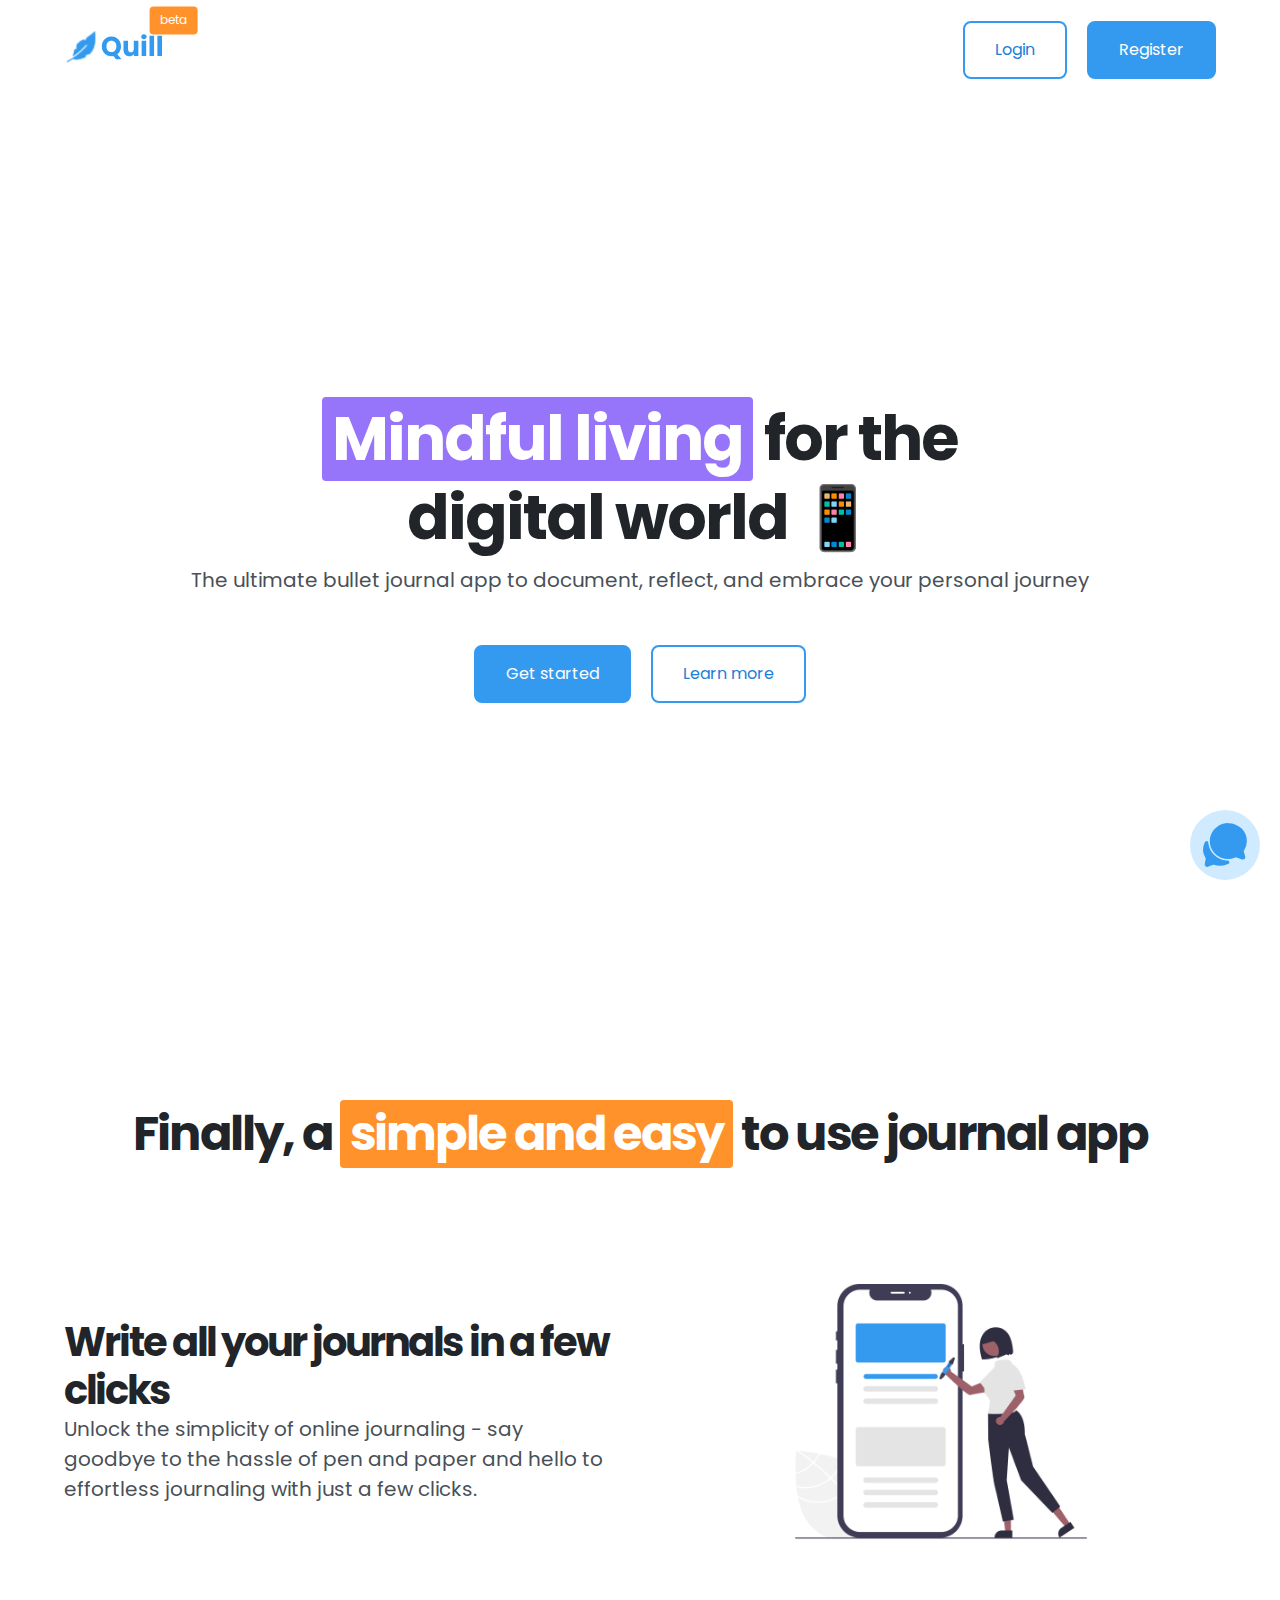
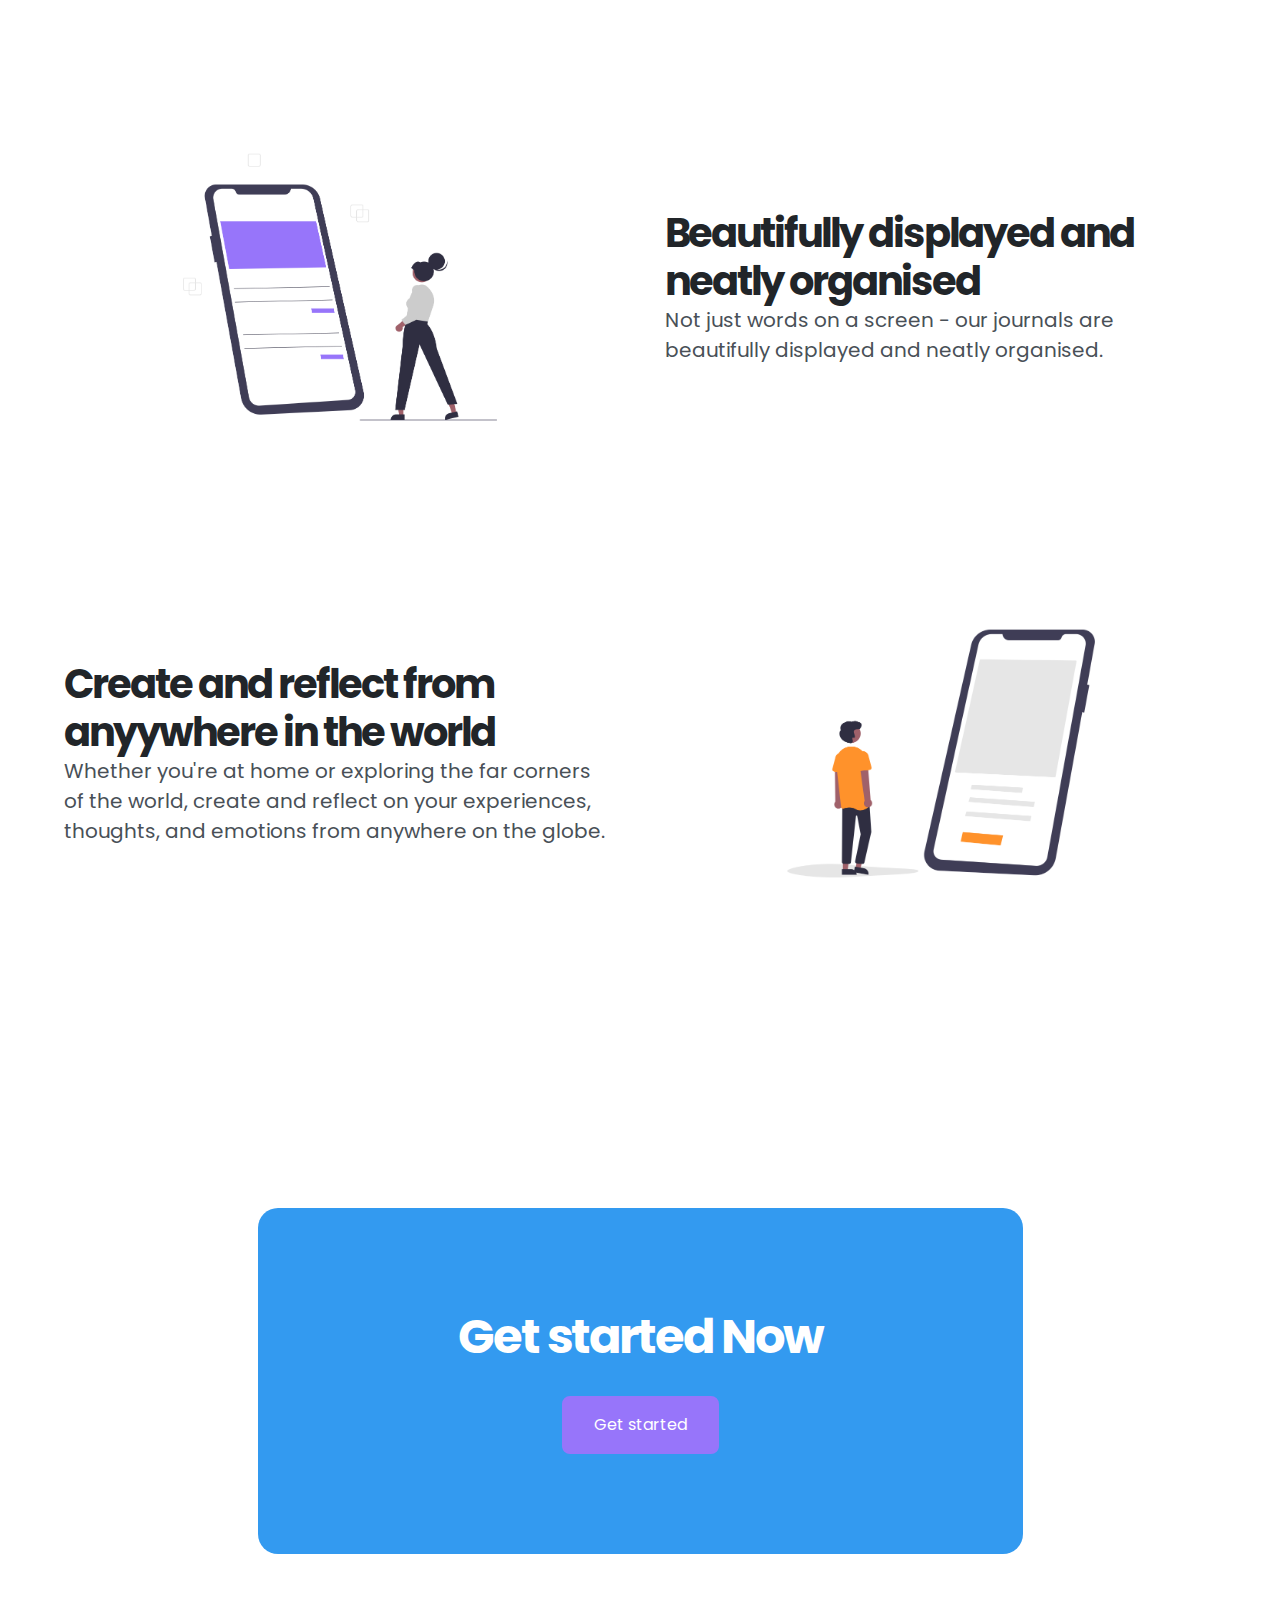
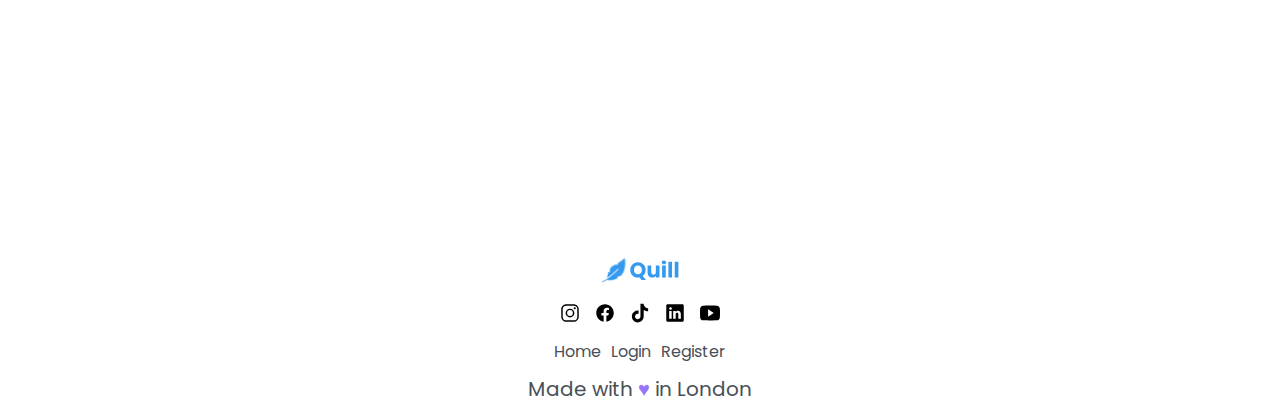
<file: index.html>
<!DOCTYPE html>
<html lang="en">
  <head>
    <meta charset="UTF-8" />
    <meta name="viewport" content="width=device-width, initial-scale=1.0" />
    <link rel="icon" href="images/images/quill.svg" type="image/png">
    <link rel="preconnect" href="https://fonts.googleapis.com">
    <link rel="preconnect" href="https://fonts.gstatic.com" crossorigin>
    <link href="https://fonts.googleapis.com/css2?family=Poppins:wght@300;400;500;600;700&display=swap" rel="stylesheet">
    <link rel="stylesheet" href="app.css">
    <link rel="stylesheet" href="queries.css">
    <title>Quill</title>
  </head>
  <body>
  <div class="container">
      <header>
        <!-- Navigation -->
    <nav class="navbar">
      <a class="beta" href="index.html"
        ><img class="logo-md" src="images/images/quill.svg" alt="Quill logo"
      /></a>
      <ul class="nav-btn-container">
        <li><a class="btn btn-primary-outline" href="login.html">Login</a></li>
        <li><a class="btn btn-primary" href="register.html">Register</a></li>
      </ul>
    </nav>

    <!-- HERO SECTION -->
    <section class="hero-section">
      <h1 class="hero-heading">
        <span class="highlight highlight-secondary">Mindful living</span> for the <br class="hero-heading-break">
        digital world 📱
      </h1>
      <p class="hero-paragraph">
        The ultimate bullet journal app to document, reflect, and embrace your
        personal journey
      </p>
      <ul class="hero-btn-container">
        <li><a class="btn btn-primary" href="register.html">Get started</a></li>
        <li><a class="btn btn-primary-outline" href="#features">Learn more</a></li>
      </ul>
    </section>
    </header>

    <main>
        <!-- FEATURES SECTION -->
    <section class="features-section">
      <h2 class="features-main-heading">Finally, a <span class="highlight highlight-tertiary">simple and easy</span> to use journal app</h2>
      <div class="features-grid-container">
          <div>
            <h3 class="feature-heading">Write all your journals in a few clicks</h3>
            <p>Unlock the simplicity of online journaling - say goodbye to the hassle of pen and paper and hello to effortless journaling with just a few clicks.</p>
          </div>
          <img class="feature-img"
            src="images/images/features-1.png"
            alt="simple online journaling"/>
          <div>
            <h3 class="feature-heading">Beautifully displayed and neatly organised</h3>
            <p>Not just words on a screen - our journals are beautifully displayed and neatly organised.</p>
          </div>
          <img class="feature-img feature-img-swap-order"
              src="images/images/features-2.png"
              alt="beautifully displayed journaling"/>
          <div>
              <h3 class="feature-heading">Create and reflect from anyywhere in the world</h3>
              <p>Whether you're at home or exploring the far corners of the world, create and reflect on your experiences, thoughts, and emotions from anywhere on the globe.</p>
          </div>
          <img class="feature-img"
            src="images/images/features-3.png"
            alt="create journals anywhere"/>
      </div>
    </section>

    <!-- CTA SECTION  -->
    <section class="cta-section">
      <div class="cta-card">
        <h2 class="cta-heading">Get started Now</h2>
        <a class="btn btn-secondary" href="register.html">Get started</a>
      </div>
      
    </section>
    </main>

    <!-- FOOTER -->
    <footer class="footer">
        <a href="index.html"><img class="logo-sm" src="images/images/quill.svg" alt="Quill logo"/></a>

    <ul class="social-icons-container">
      <li>
        <a href="https://www.instagram.com"
          ><img class="social-icons"
            src="images/images/instagram.svg"
            alt="instagram logo"/></a>
      </li>
      <li>
        <a href="https://www.facebook.com"
          ><img class="social-icons"
            src="images/images/facebook.svg"
            alt="facebook logo"/></a>
      </li>
      <li>
        <a href="https://www.tiktok.com"
          ><img class="social-icons" src="images/images/tiktok.svg" alt="tiktok logo"/></a>
      </li>
      <li>
        <a href="https://www.linkedin.com"
          ><img class="social-icons"
            src="images/images/linkedin.svg"
            alt="linkedin logo"/></a>
      </li>
      <li>
        <a href="https://www.youtube.com"
          ><img class="social-icons" src="images/images/youtube.svg" alt="youtube logo"/></a>
      </li>
    </ul>
    <ul class="footer-links-container">
      <li><a href="index.html">Home</a></li>
      <li><a href="login.html">Login</a></li>
      <li><a href="register.html">Register</a></li>
    </ul>
    <p>Made with <span class="heart-icon">♥︎</span> in London</p>
    </footer>
  </div>
  
  <div class="chat-container">
    <img class="chat-icon" src="images/images/chat.svg" alt="chat icon">
  </div>

  </body>
</html>
</file>
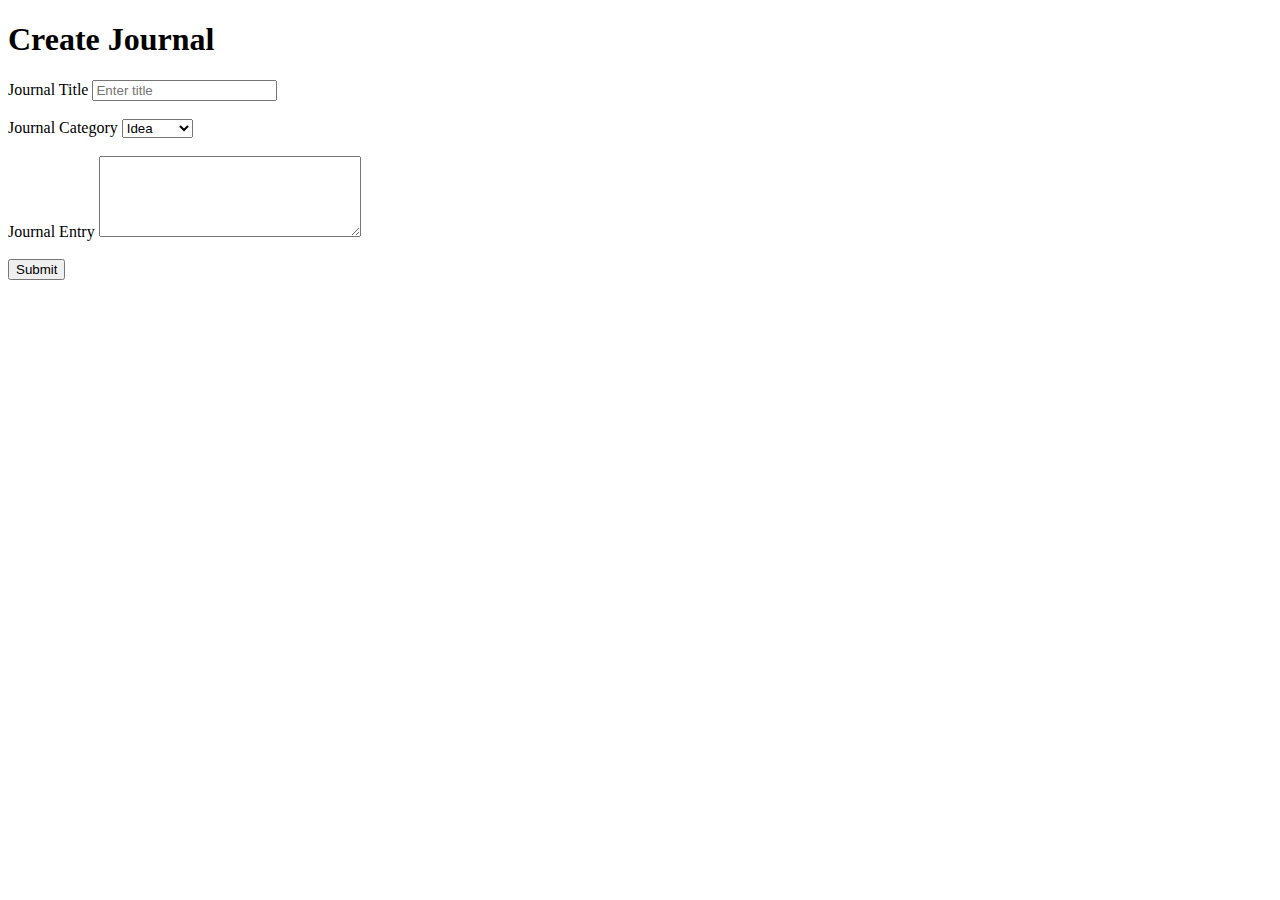
<file: create-journal.html>
<!DOCTYPE html>
<html lang="en">
<head>
    <meta charset="UTF-8">
    <meta name="viewport" content="width=device-width, initial-scale=1.0">
    <title>Create Journal</title>
</head>
<body>
    <h1>Create Journal</h1>

    <form action="/api/v1/journals" method="post">
        <label for="main-title">Journal Title</label>
        <input id="main-title" type="text" name="title" placeholder="Enter title" minlength="3" required>

        <br><br>

        <label for="journal-category">Journal Category</label>
        <select id="journal-category" name="category" required>
            <option value="idea">Idea</option>
            <option value="note">Note</option>
            <option value="goal">Goal</option>
            <option value="habit">Habit</option>
            <option value="memory">Memory</option>
            <option value="mood">Mood</option>
            <option value="event">Event</option>
            <option value="task">Task</option>
        </select>

        <br><br>

        <label for="journal-entry">Journal Entry</label>
        <textarea id="journal-entry" name="entry" cols="30" rows="5" minlength="10" required></textarea>

        <br><br>

        <button type="submit">Submit</button>
    </form>
</body>
</html>
</file>
<file: app.css>
/* 
------- TYPOGRAPHY ------------
FONT SIZES
12PX / 16PX / 20PX / 24PX / 32PX / 40PX

FONT WEIGHTS
400 / 700

LINE HEIGHTS
1.2 / 1.5

LETTER SPACING
0 / -2PX

FONT FAMILY
Poppins

-------- COLORS -----------

PRIMARY
BASE: #339af0 (Sky Blue)
Tint: #d0ebff (Arctic)
Shade: #1c7ed6 (Deep Sea)

SECONDARY
Base: #9775fa (Lavendar)
Tint: #e5dbff (Moonlight Iris)
Shade: #7048e8 (Velvet Night)

TERTIARY
Base: #ff922b (Pumpkin)
Tint: #ffe8cc (Dawn)
Shade: #f76707 (Lava)

GREY
Base: #495057 (Slate)
Tint: #f1f3f5 (Pebble)
Shade: #212529 (Graphite)
White: #ffffff (White)
Black: #000000 (Black)

------------ BORDER RADIUS -------------
4px / 8px / 20px

------------------ SPACING SYSTEM --------------
5px / 10px / 15px / 20px / 25px / 30px / 40px / 50px / 60px / 70px / 80px / 90px / 100px / 125px / 150px / 200px / 250px / 300px / 400px / 500px

*/

/*----------------------- GLOBAL STYLES -----------------  */

/* CSS RESET RULES */

:root {
    /* FONT SIZE */
    --text-sm: 1.2rem;
    --text-base: 1.6rem;
    --text-paragraph: 2rem;
    --text-h5: 2.4rem;
    --text-h4: 3.2rem;
    --text-h3: 4rem;
    --text-h2: 4.8rem;
    --text-h1: 6.2rem;

    /* FONT WEIGHT */
    --font-weight-normal: 400;
    --font-weight-bold: 700;

    /* LINE HEIGHT */
    --line-height-tight: 1.2;
    --line-height-normal: 1.5;

    /* LETTER SPACING */
    --letter-spacing-tight: -2px;

    /* FONT FAMILY */
    --font-family: 'Poppins', sans-serif;

    /* COLORS */
    --primary-base: #339af0;
    --primary-tint: #d0ebff;
    --primary-shade: #1c7ed6;
    --secondary-base: #9775fa;
    --secondary-tint: #e5dbff;
    --secondary-shade: #7048e8;
    --tertiary-base: #ff922b;
    --tertiary-tint: #ffe8cc;
    --tertiary-shade: #f76707;
    --grey-base: #495057;
    --grey-tint: #f1f3f5;
    --grey-shade: #212529;
    --white: #ffffff;
    --black: #000000;

    /* MISCELLANEOUS */
    --nav-height: 00px;
}

* {
    box-sizing: border-box;      
    margin: 0;  
    padding: 0;
}

html {
    font-size: 62.5%;
    /* 10px / 16px = 62.5% */
}

body {
    font-family: var(--font-family);
    font-weight: var(--font-weight-normal);
    line-height: var(--line-height-normal);
    color: var(--grey-base);
}

.container {
    max-width: 1200px;
    width: 90%;
    margin: 0 auto;
}

h1, h2, h3 {
    font-weight: var(--font-weight-bold);
    line-height: var(--line-height-tight);
    letter-spacing: var(--letter-spacing-tight);
    color: var(--grey-shade);
}

h1 {
    font-size: var(--text-h1);
}

h2 {
    font-size: var(--text-h2);
}

h3 {
    font-size: var(--text-h3);
}

h4 {
    font-size: var(--text-h4);
}

h5 {
    font-size: var(--text-h5);
}

p {
    font-size: var(--text-paragraph);
}

a {
    text-decoration: none;
    font-size: var(--text-base);
    display: inline-block;
}

a:link, a:visited, a:hover, a:active {
    color: var(--grey-base);
}

ul {
    list-style: none;
}

span {
    display: inline-block;
}

.small-text {
    font-size: var(--text-sm);
}
/* -------------------- COMPONENTS (REUSABLE UI) --------------- */

.btn {
    font-weight: var(--text-base);
    font-size: 1.6rem;
    text-decoration: none;
    padding: 1.5rem 3rem;
    border-radius: 8px;
}

.btn-primary:link, .btn-primary:visited {
    color: var(--white);
    background-color: var(--primary-base);
    border: 2px solid var(--primary-base);
    transition: 0.5s;
}

.btn-primary:hover, .btn-primary:active {
    color: var(--white);
    background-color: var(--primary-shade);
    border: 2px solid var(--primary-shade);
    transform: scale(1.05, 1.05);
    box-shadow: 0px 3px 6px 0px var(--grey-base)
}

.btn-primary-outline:link, .btn-primary-outline:visited {
    color: var(--primary-shade);
    background-color: var(--white);
    border: 2px solid var(--primary-base);
    transition: 0.5s;
}

.btn-primary-outline:hover, .btn-primary-outline:active {
    color: var(--primary-shade);
    background-color: var(--white);
    border: 2px solid var(--primary-shade);
    transform: scale(1.05, 1.05);
    box-shadow: 0px 3px 6px 0px var(--grey-base)
}

.btn-secondary:link, .btn-secondary:visited {
    color: var(--white);
    background-color: var(--secondary-base);
    border: 2px solid var(--secondary-base);
    transition: 0.5s;
}

.btn-secondary:hover, .btn-secondary:active {
    color: var(--white);
    background-color: var(--secondary-shade);
    border: var(--secondary-shade);
    transform: scale(1.05, 1.05);
    box-shadow: 0px 3px 6px 0px var(--grey-base);
}

.highlight {
    color: var(--white);
    padding: 0.5rem 1rem;
    border-radius: 4px;
}

.highlight-primary {
    background-color: var(--primary-base);
}

.highlight-secondary {
    background-color: var(--secondary-base);
}

.highlight-tertiary {
    background-color: var(--tertiary-base);
}

.logo-md {
    width: 100px;
}

.logo-sm {
    width: 80px;
}

.chat-container {
    height: 7rem;
    width: 7rem;
    background-color: var(--primary-tint);
    border-radius: 50%;
    display: flex;
    justify-content: center;
    align-items: center;
    position: fixed;
    bottom: 2rem;
    right: 2rem;
}

.chat-icon {
    width: 5rem;
    height: 5rem;
}

.beta {
    position: relative;
}

.beta::after {
    content: 'beta';
    position: absolute;
    top: 0;
    right: 0;
    font-size: 1.2rem;
    background-color: var(--tertiary-base);
    padding: 0.5rem 1rem;
    border-radius: 4px;
    color: var(--white);
    transform: translate(70%, -70%);
}
/* ------------------------- SECTIONS ----------------- */


/* ---------- NAVBAR ------------ */
.navbar {
    height: var(--nav-height);
    margin: 5rem 0;
    display: flex;
    justify-content: space-between;
    align-items: center;
}

.nav-btn-container {
    display: flex;
    gap: 2rem;
}

/* -------- HERO SECTION ----------- */

.hero-section {
    height: calc(100vh - var(--nav-height));
    min-height: 400px;
    margin-bottom: 10rem;
    display: flex;
    flex-direction: column;
    justify-content: center;
    align-items: center;
}

.hero-heading {
    margin-bottom: 1rem;
    text-align: center;
}

.hero-paragraph {
    margin-bottom: 5rem;
    text-align: center;
}

.hero-btn-container {
    display: flex;
    gap: 2rem;
}

 /* ------- FEATURE SECTION ----------- */

.features-section {
    margin-bottom: 30rem;
}

.features-main-heading {
    text-align: center;
    margin-bottom: 8rem;
}

.features-grid-container {
    display: grid;
    grid-template-columns: 1fr 1fr;
    row-gap: 15rem;
    column-gap: 5rem;
    justify-items: center;
    align-items: center;
}

.feature-img-swap-order {
    grid-row: 2 / 3;
    grid-column: 1 / 2;
}

.feature-headings {
    margin-bottom: 2rem;
}

.feature-img {
    max-width: 400px;
    width: 100%;
}

/* ---------- CTA SECTION ------------- */

.cta-section {
    margin-bottom: 30rem;
    display: flex;
    justify-content: center;
}

.cta-card {
    text-align: center;
    background-color: var(--primary-base);
    max-width: 1000px;
    padding: 10rem 20rem;
    border-radius: 20px;
}

.cta-heading {
    margin-bottom: 3rem;
    color: var(--white);
}
/* ------------- FOOTER -------------- */

.footer {
    display: flex;
    flex-direction: column;
    align-items: center;
    gap: 1rem;
}

.social-icons-container {
    display: flex;
    gap: 1.5rem;
}

.footer-links-container {
    display: flex;
    gap: 1rem;
}

.social-icons {
    width: 20px;
}

.heart-icon {
    color: var(--secondary-base);
}
</file>
<file: queries.css>
/* LG - SMALL LAPTOPS: 1024px - 1280px */

@media (max-width: 72rem) {
    /* 1150px / 16px = 72rem */
    /* 72rem x 16px = 1152px */

    html {
        font-size: 56.25%;
        /* 9px / 16px = 56.25% */
    }

    .features-grid-container {
        column-gap: 2rem;
    }

    .cta-section {
        margin-bottom: 20rem;
    }
}

/* MD -TABLETS: 768px - 1024px */
@media (max-width: 51rem) {
    /* 815px / 16px = 51rem */
    /* 51rem x 16px = 816px */

    html {
        font-size: 50%;
        /* 8px / 16px = 50% */
    }
}

/* SM - PHONE LANDSCAPE: 576px - 768px */

@media (max-width: 43rem) {
    /* 680px / 16px = 43rem */
    /* 43rem x 16px = 688px */

    html {
        font-size: 43.75%;
        /* 7px / 16px = 43.75% */
    }

    .cta-card {
        padding: 8rem 16rem;
    }

    .features-section {
        margin-bottom: 20rem;
    }

    .features-grid-container {
        row-gap: 5rem;
        column-gap: 0.5rem;
    }
}

/* XS - PHONE PORTRAIT: < 576px */
@media (max-width: 34rem) {
    /* 530px / 16px = 34rem */
    /* 34rem x 16px = 544px */

    html {
        font-size: 37.5%;
        /* 6px / 16px = 37.5% */
    }

    .hero-heading-break {
        display: none;
    }

    .hero-section {
        height: auto;
    }

    .features-grid-container {
        grid-template-columns: 1fr;
    }

    .feature-img-swap-order {
        grid-row: auto;
        grid-column: auto;
    }

    .cta-card {
        padding: 8rem 6rem;
    }
}
</file>
